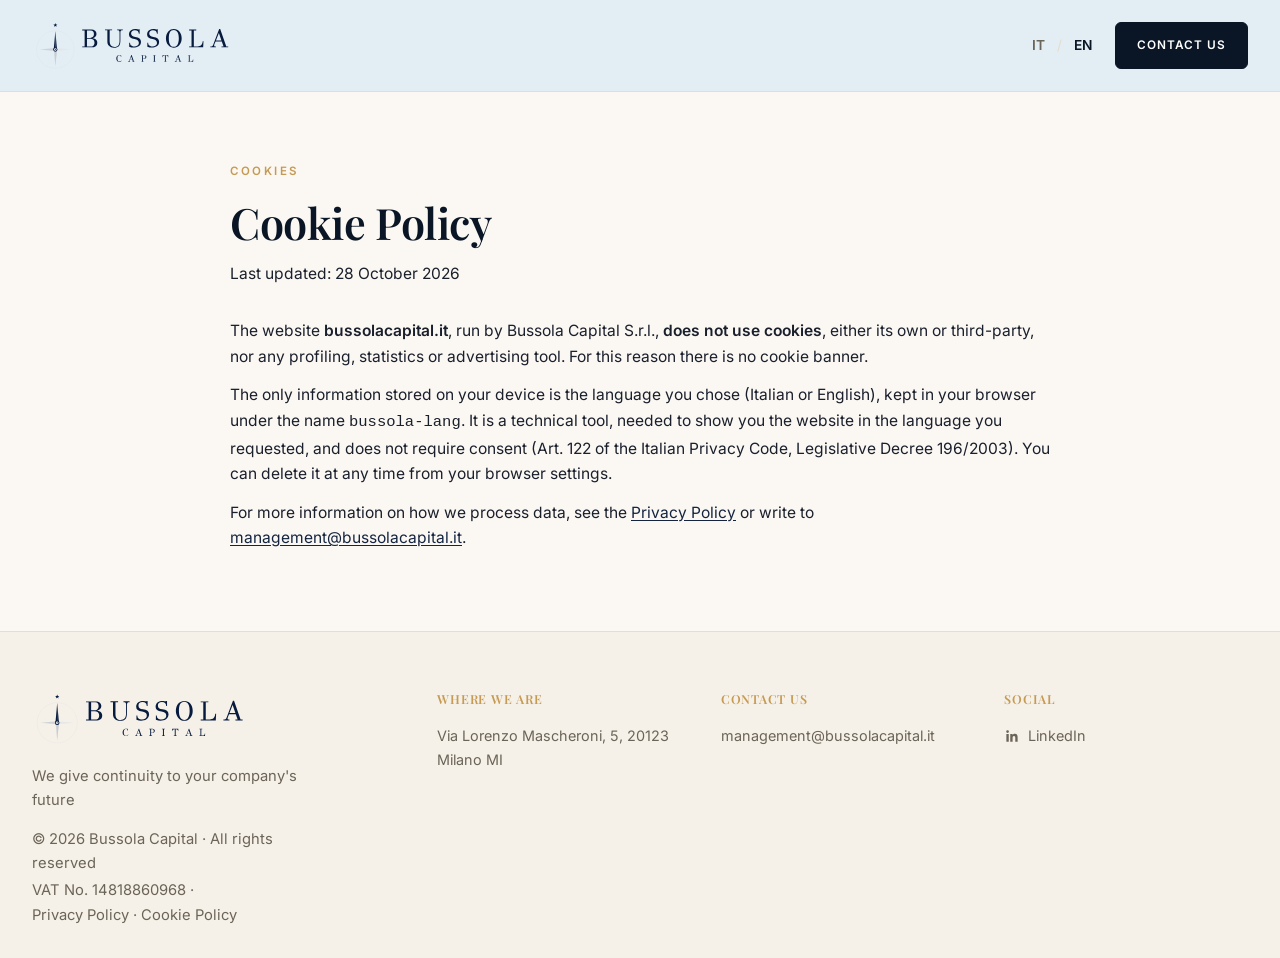
<file: cookie-policy-en.html>
<!DOCTYPE html>
<html lang="en">
<head>
<meta charset="UTF-8">
<meta name="viewport" content="width=device-width, initial-scale=1.0">
<title>Cookie Policy | Bussola Capital</title>
<meta name="description" content="Bussola Capital cookie policy.">
<link rel="icon" href="/favicon.ico" sizes="any">
<link rel="icon" type="image/png" sizes="32x32" href="/favicon-32.png">
<link rel="icon" type="image/png" sizes="192x192" href="/favicon-192.png">
<link rel="apple-touch-icon" sizes="180x180" href="/favicon-180.png">
<link rel="stylesheet" href="assets/fonts/fonts.css">
<link rel="stylesheet" href="assets/legal.css">
</head>
<body>

<header class="site-header">
  <div class="container">
    <a href="./" class="brand" aria-label="Bussola Capital — home"><img class="brand-logo" src="assets/bussola-logo.svg" alt="Bussola Capital"></a>
    <div class="header-actions">
      <div class="lang-switch">
        <a href="cookie-policy.html" data-lang="it">IT</a>
        <span class="divider">/</span>
        <a href="cookie-policy-en.html" data-lang="en" class="active">EN</a>
      </div>
      <a href="./#contattaci" class="btn btn-primary header-cta">Contact Us</a>
    </div>
  </div>
</header>

<main class="legal">
  <div class="container">
    <article class="legal-body">
      <span class="eyebrow">Cookies</span>
      <h1>Cookie Policy</h1>
      <p class="legal-updated">Last updated: 28 October 2026</p>

      <p style="margin-top:2rem">The website <strong>bussolacapital.it</strong>, run by Bussola Capital S.r.l., <strong>does not use cookies</strong>, either its own or third-party, nor any profiling, statistics or advertising tool. For this reason there is no cookie banner.</p>
      <p>The only information stored on your device is the language you chose (Italian or English), kept in your browser under the name <code>bussola-lang</code>. It is a technical tool, needed to show you the website in the language you requested, and does not require consent (Art. 122 of the Italian Privacy Code, Legislative Decree 196/2003). You can delete it at any time from your browser settings.</p>
      <p>For more information on how we process data, see the <a href="privacy-policy-en.html">Privacy Policy</a> or write to <a href="mailto:management@bussolacapital.it">management@bussolacapital.it</a>.</p>
    </article>
  </div>
</main>

<footer class="site-footer">
  <div class="container">
    <div class="footer-row">
      <div class="footer-brand">
        <img class="footer-logo" src="assets/bussola-logo.svg" alt="Bussola Capital">
        <p>We give continuity to your company's future</p>
        <p class="footer-legal">&copy; 2026 Bussola Capital &middot; All rights reserved</p>
        <p class="footer-legal">VAT No. 14818860968 &middot; <span class="footer-legal-links"><a href="privacy-policy-en.html">Privacy Policy</a> &middot; <a href="cookie-policy-en.html">Cookie Policy</a></span></p>
      </div>
      <div class="footer-col">
        <h4>Where We Are</h4>
        <p>Via Lorenzo Mascheroni, 5, 20123 Milano MI</p>
      </div>
      <div class="footer-col">
        <h4>Contact Us</h4>
        <a href="mailto:management@bussolacapital.it">management@bussolacapital.it</a>
      </div>
      <div class="footer-col">
        <h4>Social</h4>
        <a class="social-link" href="https://www.linkedin.com/company/bussola-capital/" target="_blank" rel="noopener">
          <svg viewBox="0 0 24 24" width="16" height="16" fill="currentColor" aria-hidden="true"><path d="M20.45 20.45h-3.55v-5.57c0-1.33-.02-3.03-1.85-3.03-1.85 0-2.14 1.45-2.14 2.94v5.66H9.36V9h3.41v1.56h.05c.47-.9 1.63-1.85 3.36-1.85 3.6 0 4.27 2.37 4.27 5.45v6.29zM5.34 7.43a2.06 2.06 0 1 1 0-4.12 2.06 2.06 0 0 1 0 4.12zM7.12 20.45H3.56V9h3.56v11.45z"/></svg>
          LinkedIn
        </a>
      </div>
    </div>
  </div>
</footer>

<script>
// keep the home page language in sync with the language chosen here
document.querySelectorAll(".lang-switch a").forEach(function(a){
  a.addEventListener("click", function(){ try{ localStorage.setItem("bussola-lang", a.getAttribute("data-lang")); }catch(e){} });
});
try{ localStorage.setItem("bussola-lang", "en"); }catch(e){}
</script>
</body>
</html>
</file>
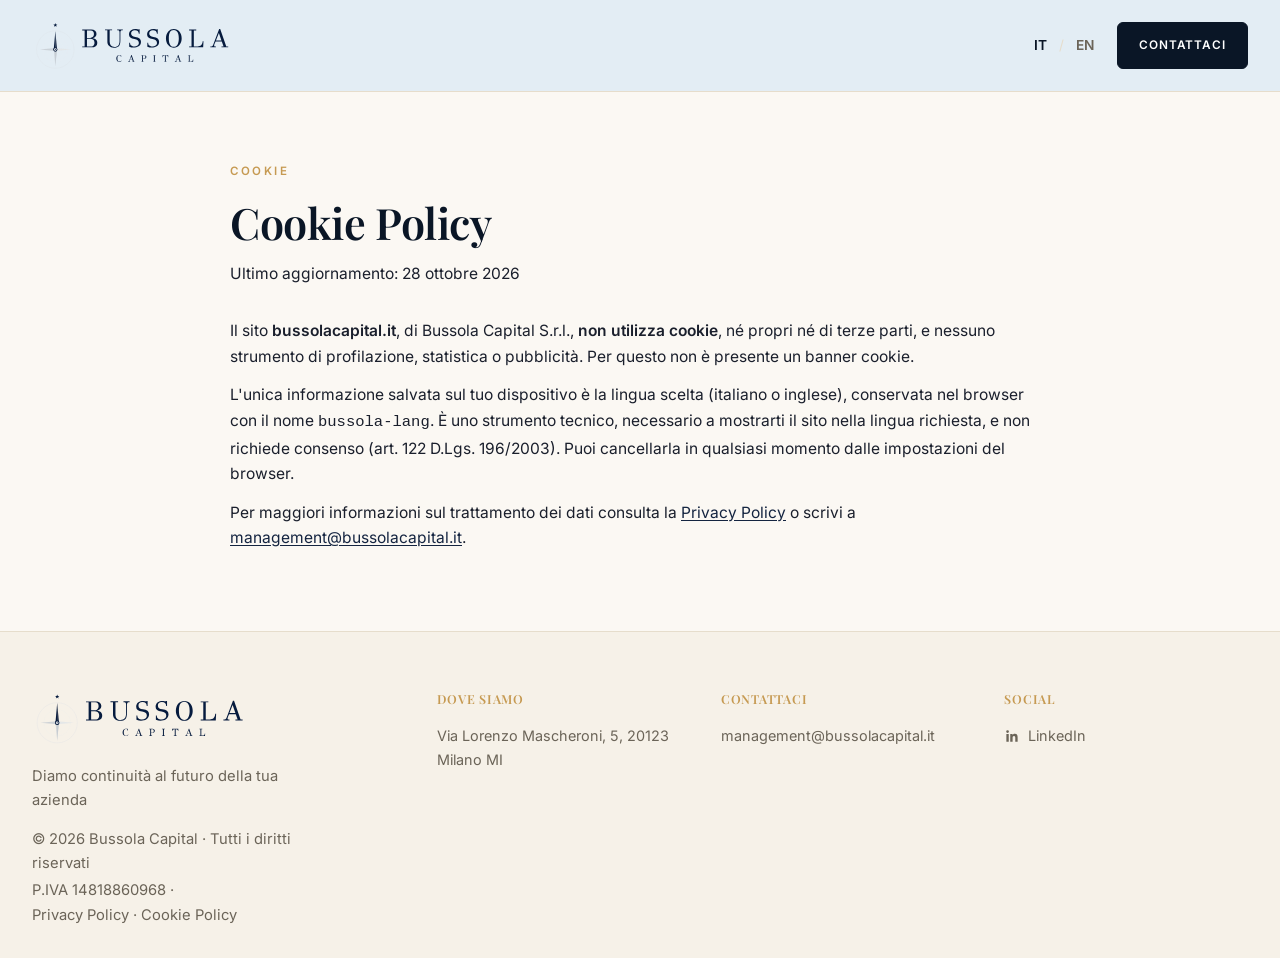
<file: cookie-policy.html>
<!DOCTYPE html>
<html lang="it">
<head>
<meta charset="UTF-8">
<meta name="viewport" content="width=device-width, initial-scale=1.0">
<title>Cookie Policy | Bussola Capital</title>
<meta name="description" content="Informativa sui cookie di Bussola Capital.">
<link rel="icon" href="/favicon.ico" sizes="any">
<link rel="icon" type="image/png" sizes="32x32" href="/favicon-32.png">
<link rel="icon" type="image/png" sizes="192x192" href="/favicon-192.png">
<link rel="apple-touch-icon" sizes="180x180" href="/favicon-180.png">
<link rel="stylesheet" href="assets/fonts/fonts.css">
<link rel="stylesheet" href="assets/legal.css">
</head>
<body>

<header class="site-header">
  <div class="container">
    <a href="./" class="brand" aria-label="Bussola Capital — home"><img class="brand-logo" src="assets/bussola-logo.svg" alt="Bussola Capital"></a>
    <div class="header-actions">
      <div class="lang-switch">
        <a href="cookie-policy.html" data-lang="it" class="active">IT</a>
        <span class="divider">/</span>
        <a href="cookie-policy-en.html" data-lang="en">EN</a>
      </div>
      <a href="./#contattaci" class="btn btn-primary header-cta">Contattaci</a>
    </div>
  </div>
</header>

<main class="legal">
  <div class="container">
    <article class="legal-body">
      <span class="eyebrow">Cookie</span>
      <h1>Cookie Policy</h1>
      <p class="legal-updated">Ultimo aggiornamento: 28 ottobre 2026</p>

      <p style="margin-top:2rem">Il sito <strong>bussolacapital.it</strong>, di Bussola Capital S.r.l., <strong>non utilizza cookie</strong>, né propri né di terze parti, e nessuno strumento di profilazione, statistica o pubblicità. Per questo non è presente un banner cookie.</p>
      <p>L'unica informazione salvata sul tuo dispositivo è la lingua scelta (italiano o inglese), conservata nel browser con il nome <code>bussola-lang</code>. È uno strumento tecnico, necessario a mostrarti il sito nella lingua richiesta, e non richiede consenso (art. 122 D.Lgs. 196/2003). Puoi cancellarla in qualsiasi momento dalle impostazioni del browser.</p>
      <p>Per maggiori informazioni sul trattamento dei dati consulta la <a href="privacy-policy.html">Privacy Policy</a> o scrivi a <a href="mailto:management@bussolacapital.it">management@bussolacapital.it</a>.</p>
    </article>
  </div>
</main>

<footer class="site-footer">
  <div class="container">
    <div class="footer-row">
      <div class="footer-brand">
        <img class="footer-logo" src="assets/bussola-logo.svg" alt="Bussola Capital">
        <p>Diamo continuità al futuro della tua azienda</p>
        <p class="footer-legal">&copy; 2026 Bussola Capital &middot; Tutti i diritti riservati</p>
        <p class="footer-legal">P.IVA 14818860968 &middot; <span class="footer-legal-links"><a href="privacy-policy.html">Privacy Policy</a> &middot; <a href="cookie-policy.html">Cookie Policy</a></span></p>
      </div>
      <div class="footer-col">
        <h4>Dove siamo</h4>
        <p>Via Lorenzo Mascheroni, 5, 20123 Milano MI</p>
      </div>
      <div class="footer-col">
        <h4>Contattaci</h4>
        <a href="mailto:management@bussolacapital.it">management@bussolacapital.it</a>
      </div>
      <div class="footer-col">
        <h4>Social</h4>
        <a class="social-link" href="https://www.linkedin.com/company/bussola-capital/" target="_blank" rel="noopener">
          <svg viewBox="0 0 24 24" width="16" height="16" fill="currentColor" aria-hidden="true"><path d="M20.45 20.45h-3.55v-5.57c0-1.33-.02-3.03-1.85-3.03-1.85 0-2.14 1.45-2.14 2.94v5.66H9.36V9h3.41v1.56h.05c.47-.9 1.63-1.85 3.36-1.85 3.6 0 4.27 2.37 4.27 5.45v6.29zM5.34 7.43a2.06 2.06 0 1 1 0-4.12 2.06 2.06 0 0 1 0 4.12zM7.12 20.45H3.56V9h3.56v11.45z"/></svg>
          LinkedIn
        </a>
      </div>
    </div>
  </div>
</footer>

<script>
// keep the home page language in sync with the language chosen here
document.querySelectorAll(".lang-switch a").forEach(function(a){
  a.addEventListener("click", function(){ try{ localStorage.setItem("bussola-lang", a.getAttribute("data-lang")); }catch(e){} });
});
try{ localStorage.setItem("bussola-lang", "it"); }catch(e){}
</script>
</body>
</html>
</file>
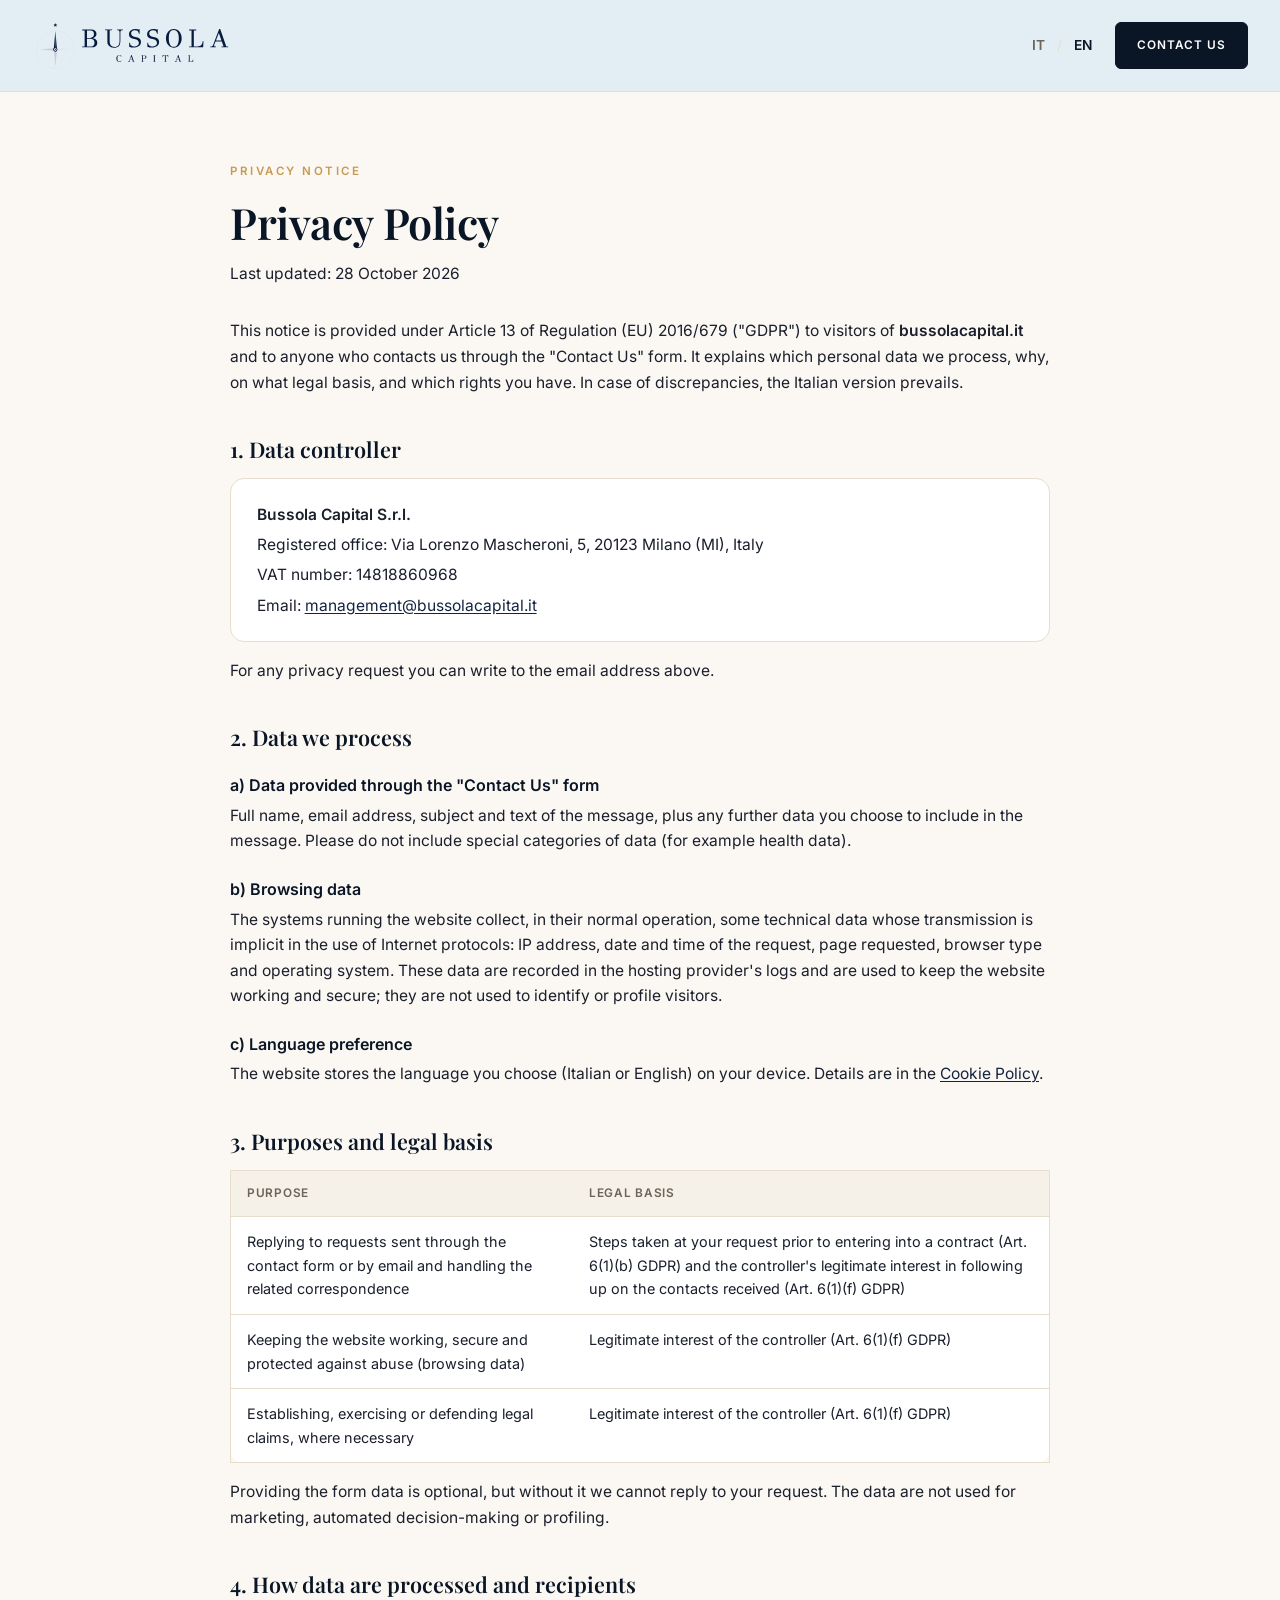
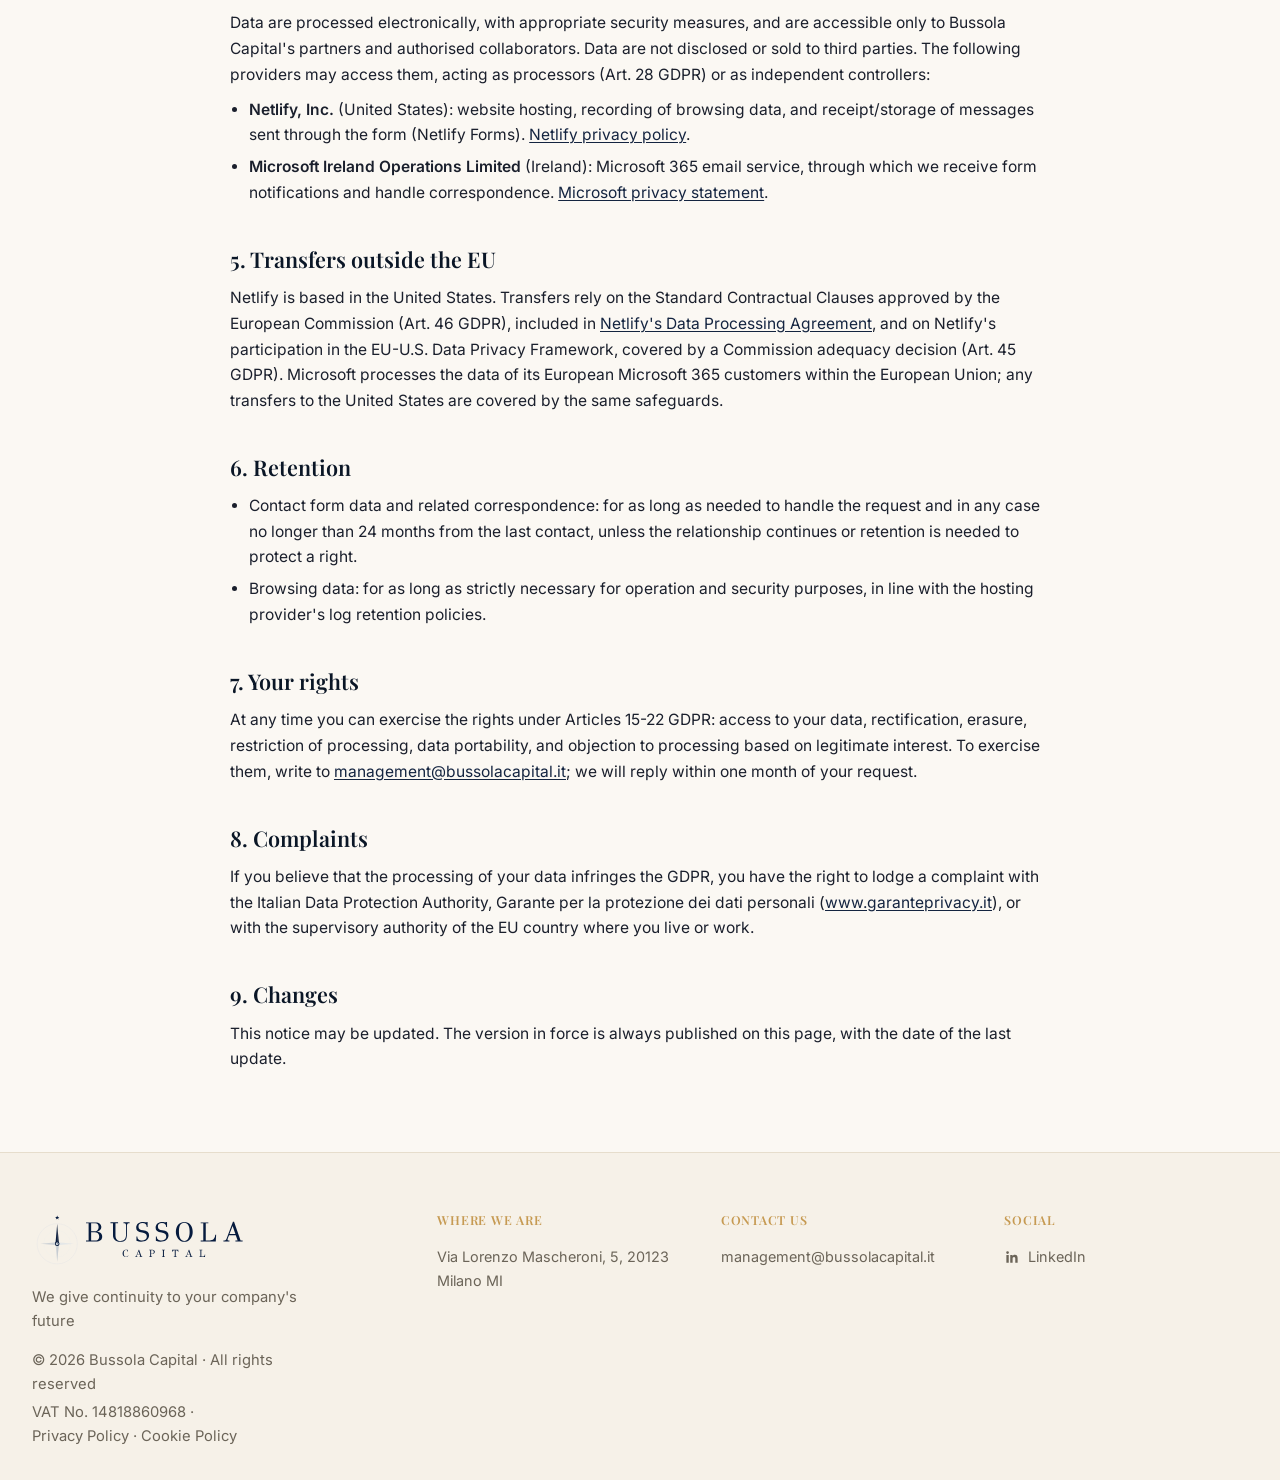
<file: privacy-policy-en.html>
<!DOCTYPE html>
<html lang="en">
<head>
<meta charset="UTF-8">
<meta name="viewport" content="width=device-width, initial-scale=1.0">
<title>Privacy Policy | Bussola Capital</title>
<meta name="description" content="Bussola Capital privacy notice.">
<link rel="icon" href="/favicon.ico" sizes="any">
<link rel="icon" type="image/png" sizes="32x32" href="/favicon-32.png">
<link rel="icon" type="image/png" sizes="192x192" href="/favicon-192.png">
<link rel="apple-touch-icon" sizes="180x180" href="/favicon-180.png">
<link rel="stylesheet" href="assets/fonts/fonts.css">
<link rel="stylesheet" href="assets/legal.css">
</head>
<body>

<header class="site-header">
  <div class="container">
    <a href="./" class="brand" aria-label="Bussola Capital — home"><img class="brand-logo" src="assets/bussola-logo.svg" alt="Bussola Capital"></a>
    <div class="header-actions">
      <div class="lang-switch">
        <a href="privacy-policy.html" data-lang="it">IT</a>
        <span class="divider">/</span>
        <a href="privacy-policy-en.html" data-lang="en" class="active">EN</a>
      </div>
      <a href="./#contattaci" class="btn btn-primary header-cta">Contact Us</a>
    </div>
  </div>
</header>

<main class="legal">
  <div class="container">
    <article class="legal-body">
      <span class="eyebrow">Privacy Notice</span>
      <h1>Privacy Policy</h1>
      <p class="legal-updated">Last updated: 28 October 2026</p>

      <p style="margin-top:2rem">This notice is provided under Article 13 of Regulation (EU) 2016/679 ("GDPR") to visitors of <strong>bussolacapital.it</strong> and to anyone who contacts us through the "Contact Us" form. It explains which personal data we process, why, on what legal basis, and which rights you have. In case of discrepancies, the Italian version prevails.</p>

      <h2>1. Data controller</h2>
      <div class="legal-card">
        <p><strong>Bussola Capital S.r.l.</strong></p>
        <p>Registered office: Via Lorenzo Mascheroni, 5, 20123 Milano (MI), Italy</p>
        <p>VAT number: 14818860968</p>
        <p>Email: <a href="mailto:management@bussolacapital.it">management@bussolacapital.it</a></p>
      </div>
      <p style="margin-top:1rem">For any privacy request you can write to the email address above.</p>

      <h2>2. Data we process</h2>
      <h3>a) Data provided through the "Contact Us" form</h3>
      <p>Full name, email address, subject and text of the message, plus any further data you choose to include in the message. Please do not include special categories of data (for example health data).</p>
      <h3>b) Browsing data</h3>
      <p>The systems running the website collect, in their normal operation, some technical data whose transmission is implicit in the use of Internet protocols: IP address, date and time of the request, page requested, browser type and operating system. These data are recorded in the hosting provider's logs and are used to keep the website working and secure; they are not used to identify or profile visitors.</p>
      <h3>c) Language preference</h3>
      <p>The website stores the language you choose (Italian or English) on your device. Details are in the <a href="cookie-policy-en.html">Cookie Policy</a>.</p>

      <h2>3. Purposes and legal basis</h2>
      <div class="legal-table-wrap">
        <table class="legal-table">
          <thead><tr><th>Purpose</th><th>Legal basis</th></tr></thead>
          <tbody>
            <tr><td>Replying to requests sent through the contact form or by email and handling the related correspondence</td><td>Steps taken at your request prior to entering into a contract (Art. 6(1)(b) GDPR) and the controller's legitimate interest in following up on the contacts received (Art. 6(1)(f) GDPR)</td></tr>
            <tr><td>Keeping the website working, secure and protected against abuse (browsing data)</td><td>Legitimate interest of the controller (Art. 6(1)(f) GDPR)</td></tr>
            <tr><td>Establishing, exercising or defending legal claims, where necessary</td><td>Legitimate interest of the controller (Art. 6(1)(f) GDPR)</td></tr>
          </tbody>
        </table>
      </div>
      <p style="margin-top:1rem">Providing the form data is optional, but without it we cannot reply to your request. The data are not used for marketing, automated decision-making or profiling.</p>

      <h2>4. How data are processed and recipients</h2>
      <p>Data are processed electronically, with appropriate security measures, and are accessible only to Bussola Capital's partners and authorised collaborators. Data are not disclosed or sold to third parties. The following providers may access them, acting as processors (Art. 28 GDPR) or as independent controllers:</p>
      <ul>
        <li><strong>Netlify, Inc.</strong> (United States): website hosting, recording of browsing data, and receipt/storage of messages sent through the form (Netlify Forms). <a href="https://www.netlify.com/privacy/" target="_blank" rel="noopener">Netlify privacy policy</a>.</li>
        <li><strong>Microsoft Ireland Operations Limited</strong> (Ireland): Microsoft 365 email service, through which we receive form notifications and handle correspondence. <a href="https://privacy.microsoft.com/en-gb/privacystatement" target="_blank" rel="noopener">Microsoft privacy statement</a>.</li>
      </ul>

      <h2>5. Transfers outside the EU</h2>
      <p>Netlify is based in the United States. Transfers rely on the Standard Contractual Clauses approved by the European Commission (Art. 46 GDPR), included in <a href="https://www.netlify.com/pdf/netlify-dpa.pdf" target="_blank" rel="noopener">Netlify's Data Processing Agreement</a>, and on Netlify's participation in the EU-U.S. Data Privacy Framework, covered by a Commission adequacy decision (Art. 45 GDPR). Microsoft processes the data of its European Microsoft 365 customers within the European Union; any transfers to the United States are covered by the same safeguards.</p>

      <h2>6. Retention</h2>
      <ul>
        <li>Contact form data and related correspondence: for as long as needed to handle the request and in any case no longer than 24 months from the last contact, unless the relationship continues or retention is needed to protect a right.</li>
        <li>Browsing data: for as long as strictly necessary for operation and security purposes, in line with the hosting provider's log retention policies.</li>
      </ul>

      <h2>7. Your rights</h2>
      <p>At any time you can exercise the rights under Articles 15-22 GDPR: access to your data, rectification, erasure, restriction of processing, data portability, and objection to processing based on legitimate interest. To exercise them, write to <a href="mailto:management@bussolacapital.it">management@bussolacapital.it</a>; we will reply within one month of your request.</p>

      <h2>8. Complaints</h2>
      <p>If you believe that the processing of your data infringes the GDPR, you have the right to lodge a complaint with the Italian Data Protection Authority, Garante per la protezione dei dati personali (<a href="https://www.garanteprivacy.it" target="_blank" rel="noopener">www.garanteprivacy.it</a>), or with the supervisory authority of the EU country where you live or work.</p>

      <h2>9. Changes</h2>
      <p>This notice may be updated. The version in force is always published on this page, with the date of the last update.</p>
    </article>
  </div>
</main>

<footer class="site-footer">
  <div class="container">
    <div class="footer-row">
      <div class="footer-brand">
        <img class="footer-logo" src="assets/bussola-logo.svg" alt="Bussola Capital">
        <p>We give continuity to your company's future</p>
        <p class="footer-legal">&copy; 2026 Bussola Capital &middot; All rights reserved</p>
        <p class="footer-legal">VAT No. 14818860968 &middot; <span class="footer-legal-links"><a href="privacy-policy-en.html">Privacy Policy</a> &middot; <a href="cookie-policy-en.html">Cookie Policy</a></span></p>
      </div>
      <div class="footer-col">
        <h4>Where We Are</h4>
        <p>Via Lorenzo Mascheroni, 5, 20123 Milano MI</p>
      </div>
      <div class="footer-col">
        <h4>Contact Us</h4>
        <a href="mailto:management@bussolacapital.it">management@bussolacapital.it</a>
      </div>
      <div class="footer-col">
        <h4>Social</h4>
        <a class="social-link" href="https://www.linkedin.com/company/bussola-capital/" target="_blank" rel="noopener">
          <svg viewBox="0 0 24 24" width="16" height="16" fill="currentColor" aria-hidden="true"><path d="M20.45 20.45h-3.55v-5.57c0-1.33-.02-3.03-1.85-3.03-1.85 0-2.14 1.45-2.14 2.94v5.66H9.36V9h3.41v1.56h.05c.47-.9 1.63-1.85 3.36-1.85 3.6 0 4.27 2.37 4.27 5.45v6.29zM5.34 7.43a2.06 2.06 0 1 1 0-4.12 2.06 2.06 0 0 1 0 4.12zM7.12 20.45H3.56V9h3.56v11.45z"/></svg>
          LinkedIn
        </a>
      </div>
    </div>
  </div>
</footer>

<script>
// keep the home page language in sync with the language chosen here
document.querySelectorAll(".lang-switch a").forEach(function(a){
  a.addEventListener("click", function(){ try{ localStorage.setItem("bussola-lang", a.getAttribute("data-lang")); }catch(e){} });
});
try{ localStorage.setItem("bussola-lang", "en"); }catch(e){}
</script>
</body>
</html>
</file>
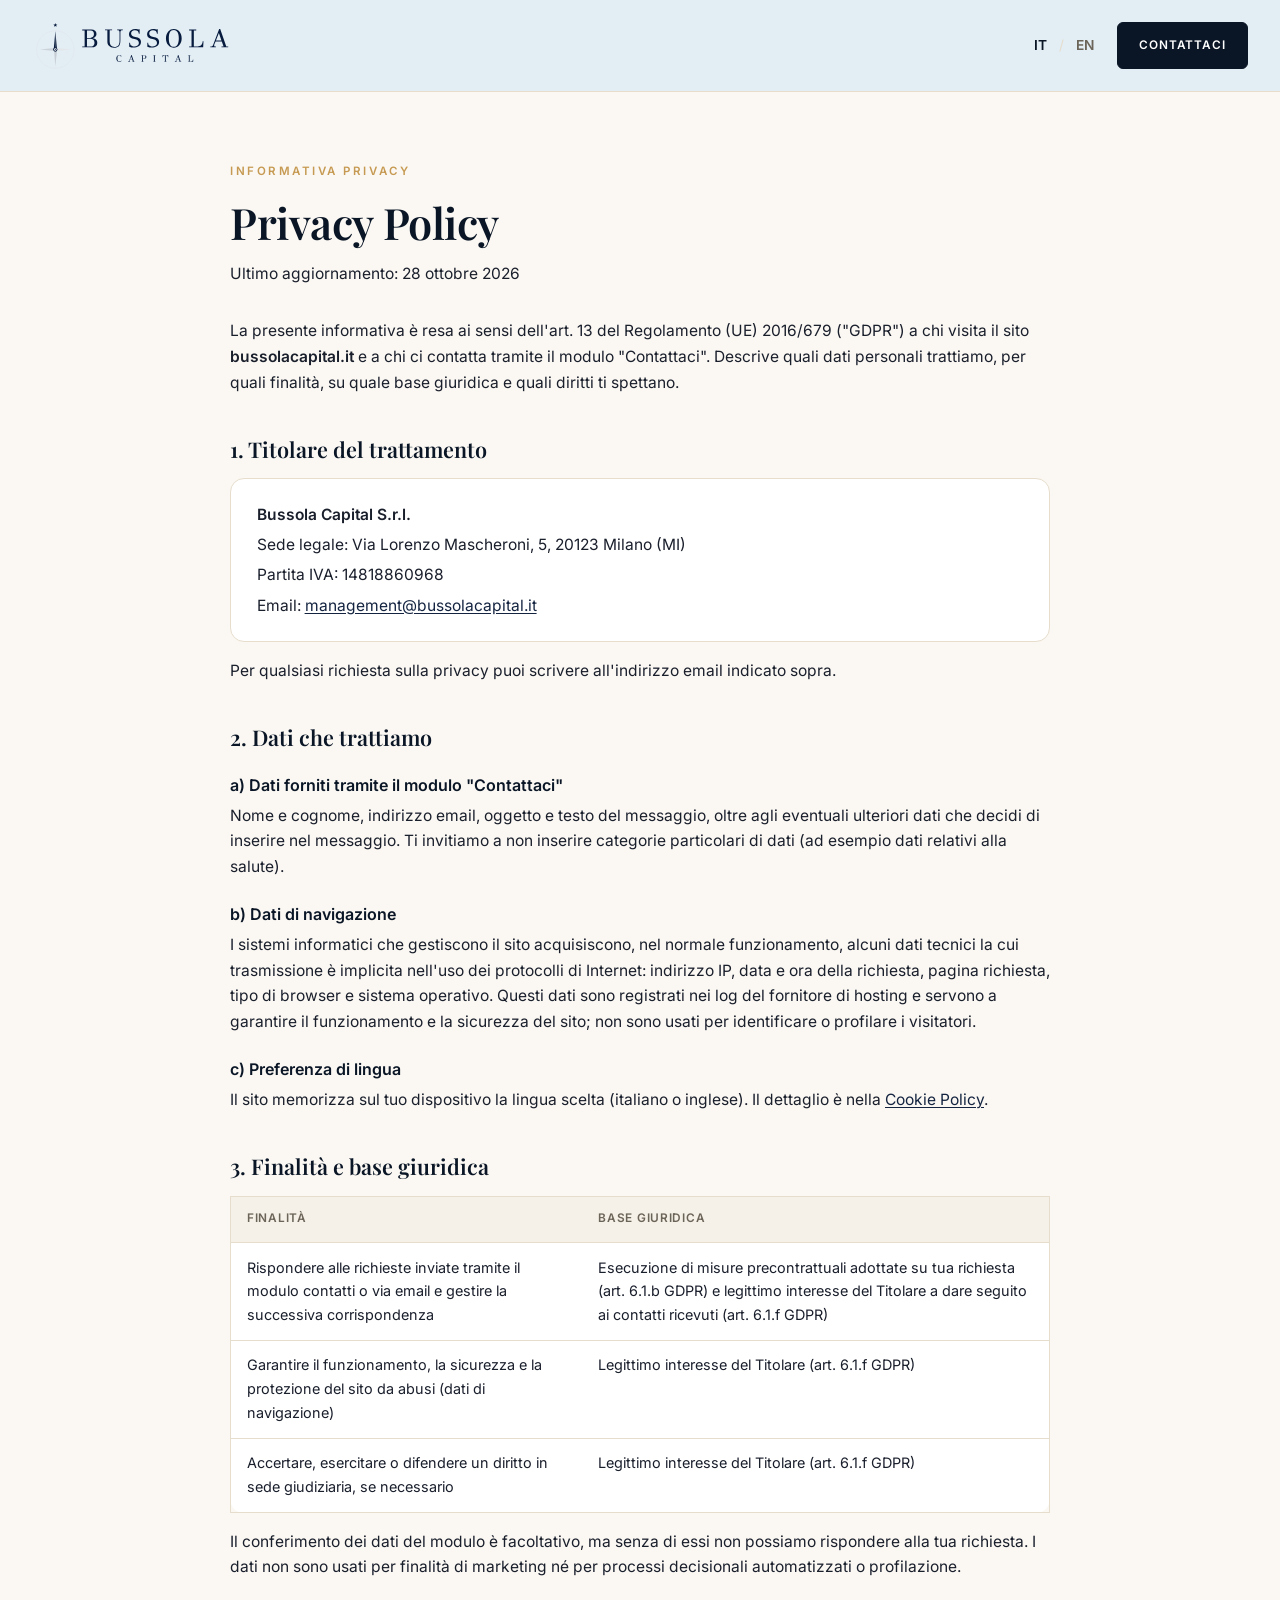
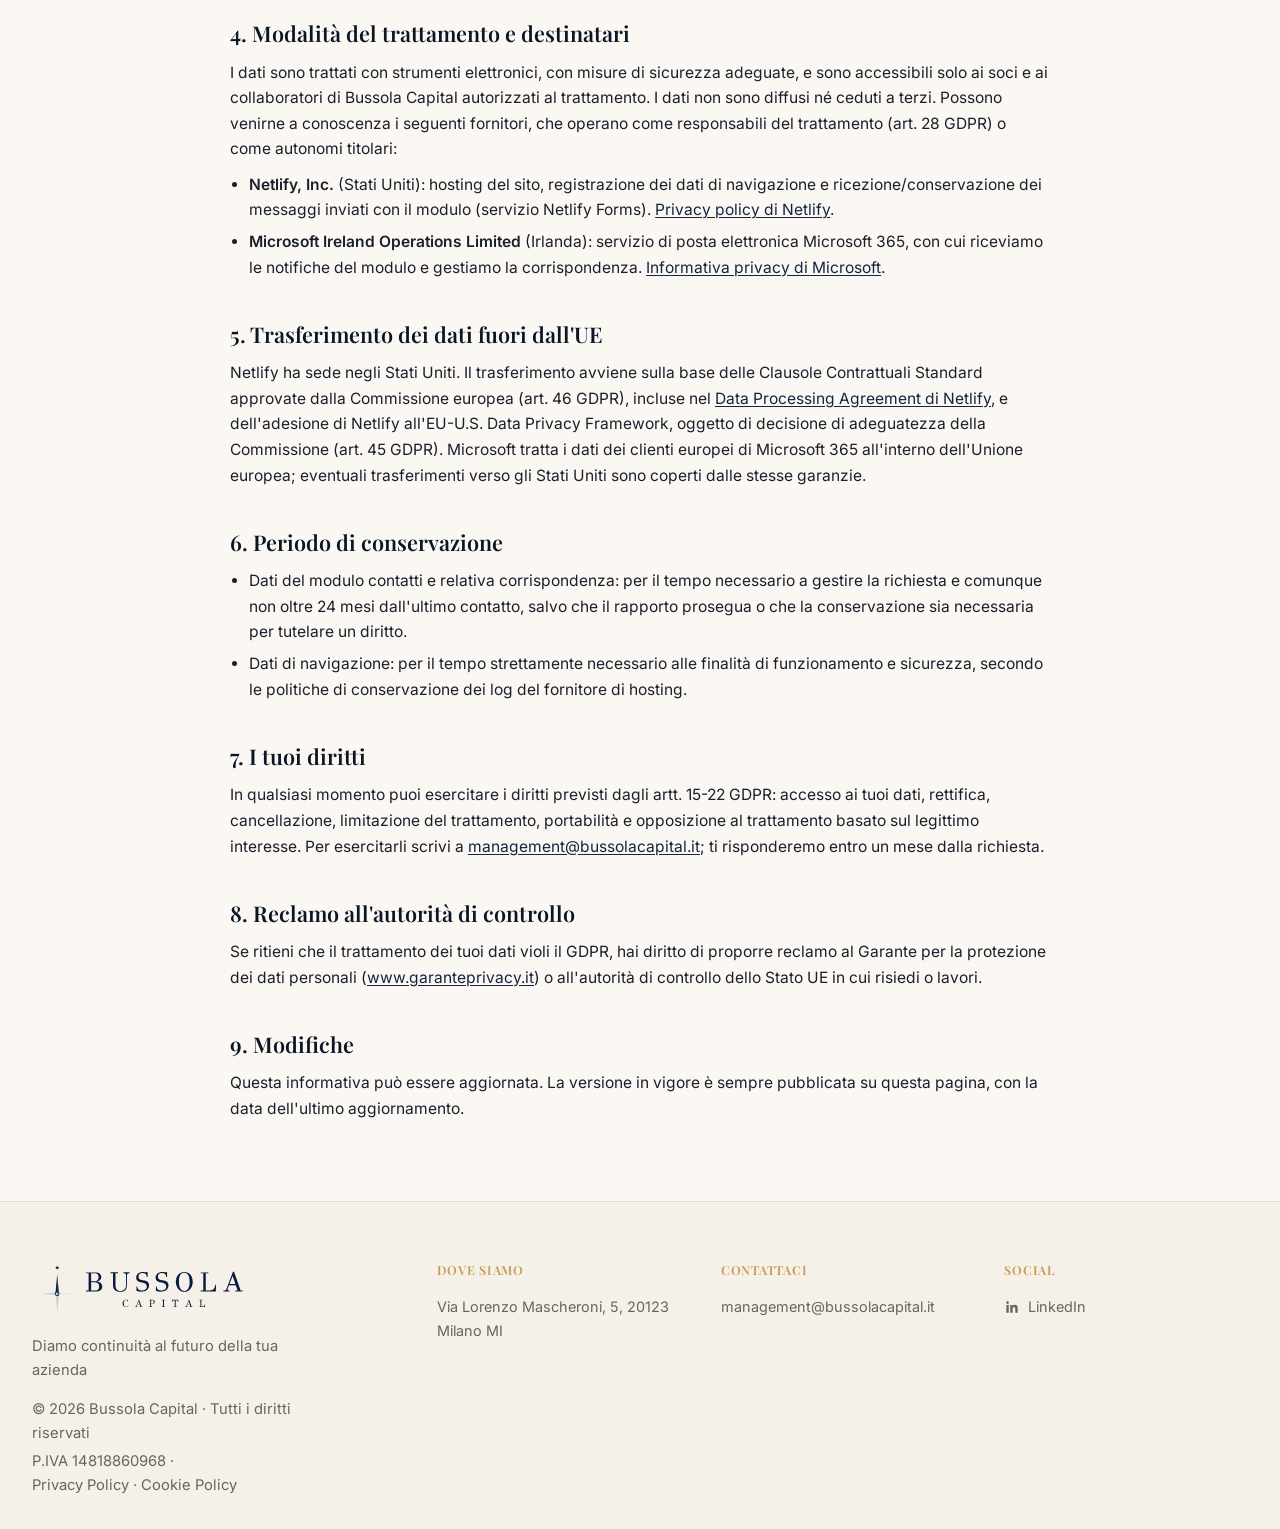
<file: privacy-policy.html>
<!DOCTYPE html>
<html lang="it">
<head>
<meta charset="UTF-8">
<meta name="viewport" content="width=device-width, initial-scale=1.0">
<title>Privacy Policy | Bussola Capital</title>
<meta name="description" content="Informativa sul trattamento dei dati personali di Bussola Capital.">
<link rel="icon" href="/favicon.ico" sizes="any">
<link rel="icon" type="image/png" sizes="32x32" href="/favicon-32.png">
<link rel="icon" type="image/png" sizes="192x192" href="/favicon-192.png">
<link rel="apple-touch-icon" sizes="180x180" href="/favicon-180.png">
<link rel="stylesheet" href="assets/fonts/fonts.css">
<link rel="stylesheet" href="assets/legal.css">
</head>
<body>

<header class="site-header">
  <div class="container">
    <a href="./" class="brand" aria-label="Bussola Capital — home"><img class="brand-logo" src="assets/bussola-logo.svg" alt="Bussola Capital"></a>
    <div class="header-actions">
      <div class="lang-switch">
        <a href="privacy-policy.html" data-lang="it" class="active">IT</a>
        <span class="divider">/</span>
        <a href="privacy-policy-en.html" data-lang="en">EN</a>
      </div>
      <a href="./#contattaci" class="btn btn-primary header-cta">Contattaci</a>
    </div>
  </div>
</header>

<main class="legal">
  <div class="container">
    <article class="legal-body">
      <span class="eyebrow">Informativa privacy</span>
      <h1>Privacy Policy</h1>
      <p class="legal-updated">Ultimo aggiornamento: 28 ottobre 2026</p>

      <p style="margin-top:2rem">La presente informativa è resa ai sensi dell'art. 13 del Regolamento (UE) 2016/679 ("GDPR") a chi visita il sito <strong>bussolacapital.it</strong> e a chi ci contatta tramite il modulo "Contattaci". Descrive quali dati personali trattiamo, per quali finalità, su quale base giuridica e quali diritti ti spettano.</p>

      <h2>1. Titolare del trattamento</h2>
      <div class="legal-card">
        <p><strong>Bussola Capital S.r.l.</strong></p>
        <p>Sede legale: Via Lorenzo Mascheroni, 5, 20123 Milano (MI)</p>
        <p>Partita IVA: 14818860968</p>
        <p>Email: <a href="mailto:management@bussolacapital.it">management@bussolacapital.it</a></p>
      </div>
      <p style="margin-top:1rem">Per qualsiasi richiesta sulla privacy puoi scrivere all'indirizzo email indicato sopra.</p>

      <h2>2. Dati che trattiamo</h2>
      <h3>a) Dati forniti tramite il modulo "Contattaci"</h3>
      <p>Nome e cognome, indirizzo email, oggetto e testo del messaggio, oltre agli eventuali ulteriori dati che decidi di inserire nel messaggio. Ti invitiamo a non inserire categorie particolari di dati (ad esempio dati relativi alla salute).</p>
      <h3>b) Dati di navigazione</h3>
      <p>I sistemi informatici che gestiscono il sito acquisiscono, nel normale funzionamento, alcuni dati tecnici la cui trasmissione è implicita nell'uso dei protocolli di Internet: indirizzo IP, data e ora della richiesta, pagina richiesta, tipo di browser e sistema operativo. Questi dati sono registrati nei log del fornitore di hosting e servono a garantire il funzionamento e la sicurezza del sito; non sono usati per identificare o profilare i visitatori.</p>
      <h3>c) Preferenza di lingua</h3>
      <p>Il sito memorizza sul tuo dispositivo la lingua scelta (italiano o inglese). Il dettaglio è nella <a href="cookie-policy.html">Cookie Policy</a>.</p>

      <h2>3. Finalità e base giuridica</h2>
      <div class="legal-table-wrap">
        <table class="legal-table">
          <thead><tr><th>Finalità</th><th>Base giuridica</th></tr></thead>
          <tbody>
            <tr><td>Rispondere alle richieste inviate tramite il modulo contatti o via email e gestire la successiva corrispondenza</td><td>Esecuzione di misure precontrattuali adottate su tua richiesta (art. 6.1.b GDPR) e legittimo interesse del Titolare a dare seguito ai contatti ricevuti (art. 6.1.f GDPR)</td></tr>
            <tr><td>Garantire il funzionamento, la sicurezza e la protezione del sito da abusi (dati di navigazione)</td><td>Legittimo interesse del Titolare (art. 6.1.f GDPR)</td></tr>
            <tr><td>Accertare, esercitare o difendere un diritto in sede giudiziaria, se necessario</td><td>Legittimo interesse del Titolare (art. 6.1.f GDPR)</td></tr>
          </tbody>
        </table>
      </div>
      <p style="margin-top:1rem">Il conferimento dei dati del modulo è facoltativo, ma senza di essi non possiamo rispondere alla tua richiesta. I dati non sono usati per finalità di marketing né per processi decisionali automatizzati o profilazione.</p>

      <h2>4. Modalità del trattamento e destinatari</h2>
      <p>I dati sono trattati con strumenti elettronici, con misure di sicurezza adeguate, e sono accessibili solo ai soci e ai collaboratori di Bussola Capital autorizzati al trattamento. I dati non sono diffusi né ceduti a terzi. Possono venirne a conoscenza i seguenti fornitori, che operano come responsabili del trattamento (art. 28 GDPR) o come autonomi titolari:</p>
      <ul>
        <li><strong>Netlify, Inc.</strong> (Stati Uniti): hosting del sito, registrazione dei dati di navigazione e ricezione/conservazione dei messaggi inviati con il modulo (servizio Netlify Forms). <a href="https://www.netlify.com/privacy/" target="_blank" rel="noopener">Privacy policy di Netlify</a>.</li>
        <li><strong>Microsoft Ireland Operations Limited</strong> (Irlanda): servizio di posta elettronica Microsoft 365, con cui riceviamo le notifiche del modulo e gestiamo la corrispondenza. <a href="https://privacy.microsoft.com/it-it/privacystatement" target="_blank" rel="noopener">Informativa privacy di Microsoft</a>.</li>
      </ul>

      <h2>5. Trasferimento dei dati fuori dall'UE</h2>
      <p>Netlify ha sede negli Stati Uniti. Il trasferimento avviene sulla base delle Clausole Contrattuali Standard approvate dalla Commissione europea (art. 46 GDPR), incluse nel <a href="https://www.netlify.com/pdf/netlify-dpa.pdf" target="_blank" rel="noopener">Data Processing Agreement di Netlify</a>, e dell'adesione di Netlify all'EU-U.S. Data Privacy Framework, oggetto di decisione di adeguatezza della Commissione (art. 45 GDPR). Microsoft tratta i dati dei clienti europei di Microsoft 365 all'interno dell'Unione europea; eventuali trasferimenti verso gli Stati Uniti sono coperti dalle stesse garanzie.</p>

      <h2>6. Periodo di conservazione</h2>
      <ul>
        <li>Dati del modulo contatti e relativa corrispondenza: per il tempo necessario a gestire la richiesta e comunque non oltre 24 mesi dall'ultimo contatto, salvo che il rapporto prosegua o che la conservazione sia necessaria per tutelare un diritto.</li>
        <li>Dati di navigazione: per il tempo strettamente necessario alle finalità di funzionamento e sicurezza, secondo le politiche di conservazione dei log del fornitore di hosting.</li>
      </ul>

      <h2>7. I tuoi diritti</h2>
      <p>In qualsiasi momento puoi esercitare i diritti previsti dagli artt. 15-22 GDPR: accesso ai tuoi dati, rettifica, cancellazione, limitazione del trattamento, portabilità e opposizione al trattamento basato sul legittimo interesse. Per esercitarli scrivi a <a href="mailto:management@bussolacapital.it">management@bussolacapital.it</a>; ti risponderemo entro un mese dalla richiesta.</p>

      <h2>8. Reclamo all'autorità di controllo</h2>
      <p>Se ritieni che il trattamento dei tuoi dati violi il GDPR, hai diritto di proporre reclamo al Garante per la protezione dei dati personali (<a href="https://www.garanteprivacy.it" target="_blank" rel="noopener">www.garanteprivacy.it</a>) o all'autorità di controllo dello Stato UE in cui risiedi o lavori.</p>

      <h2>9. Modifiche</h2>
      <p>Questa informativa può essere aggiornata. La versione in vigore è sempre pubblicata su questa pagina, con la data dell'ultimo aggiornamento.</p>
    </article>
  </div>
</main>

<footer class="site-footer">
  <div class="container">
    <div class="footer-row">
      <div class="footer-brand">
        <img class="footer-logo" src="assets/bussola-logo.svg" alt="Bussola Capital">
        <p>Diamo continuità al futuro della tua azienda</p>
        <p class="footer-legal">&copy; 2026 Bussola Capital &middot; Tutti i diritti riservati</p>
        <p class="footer-legal">P.IVA 14818860968 &middot; <span class="footer-legal-links"><a href="privacy-policy.html">Privacy Policy</a> &middot; <a href="cookie-policy.html">Cookie Policy</a></span></p>
      </div>
      <div class="footer-col">
        <h4>Dove siamo</h4>
        <p>Via Lorenzo Mascheroni, 5, 20123 Milano MI</p>
      </div>
      <div class="footer-col">
        <h4>Contattaci</h4>
        <a href="mailto:management@bussolacapital.it">management@bussolacapital.it</a>
      </div>
      <div class="footer-col">
        <h4>Social</h4>
        <a class="social-link" href="https://www.linkedin.com/company/bussola-capital/" target="_blank" rel="noopener">
          <svg viewBox="0 0 24 24" width="16" height="16" fill="currentColor" aria-hidden="true"><path d="M20.45 20.45h-3.55v-5.57c0-1.33-.02-3.03-1.85-3.03-1.85 0-2.14 1.45-2.14 2.94v5.66H9.36V9h3.41v1.56h.05c.47-.9 1.63-1.85 3.36-1.85 3.6 0 4.27 2.37 4.27 5.45v6.29zM5.34 7.43a2.06 2.06 0 1 1 0-4.12 2.06 2.06 0 0 1 0 4.12zM7.12 20.45H3.56V9h3.56v11.45z"/></svg>
          LinkedIn
        </a>
      </div>
    </div>
  </div>
</footer>

<script>
// keep the home page language in sync with the language chosen here
document.querySelectorAll(".lang-switch a").forEach(function(a){
  a.addEventListener("click", function(){ try{ localStorage.setItem("bussola-lang", a.getAttribute("data-lang")); }catch(e){} });
});
try{ localStorage.setItem("bussola-lang", "it"); }catch(e){}
</script>
</body>
</html>
</file>
<file: assets/fonts/fonts.css>
/* Playfair Display e Inter in self-hosting (da Google Fonts, licenza SIL OFL 1.1: vedi OFL-*.txt).
   Solo i sottoinsiemi latin e latin-ext; font variabili, un file copre tutti i pesi usati. */
/* Inter — latin-ext */
@font-face{font-family:'Inter';font-style:normal;font-weight:400 600;font-display:swap;src:url(inter-latin-ext.woff2) format('woff2');unicode-range:U+0100-02BA, U+02BD-02C5, U+02C7-02CC, U+02CE-02D7, U+02DD-02FF, U+0304, U+0308, U+0329, U+1D00-1DBF, U+1E00-1E9F, U+1EF2-1EFF, U+2020, U+20A0-20AB, U+20AD-20C4, U+2113, U+2C60-2C7F, U+A720-A7FF}
/* Inter — latin */
@font-face{font-family:'Inter';font-style:normal;font-weight:400 600;font-display:swap;src:url(inter-latin.woff2) format('woff2');unicode-range:U+0000-00FF, U+0131, U+0152-0153, U+02BB-02BC, U+02C6, U+02DA, U+02DC, U+0304, U+0308, U+0329, U+2000-206F, U+20AC, U+2122, U+2191, U+2193, U+2212, U+2215, U+FEFF, U+FFFD}
/* Playfair Display — latin-ext */
@font-face{font-family:'Playfair Display';font-style:normal;font-weight:500 700;font-display:swap;src:url(playfair-display-latin-ext.woff2) format('woff2');unicode-range:U+0100-02BA, U+02BD-02C5, U+02C7-02CC, U+02CE-02D7, U+02DD-02FF, U+0304, U+0308, U+0329, U+1D00-1DBF, U+1E00-1E9F, U+1EF2-1EFF, U+2020, U+20A0-20AB, U+20AD-20C4, U+2113, U+2C60-2C7F, U+A720-A7FF}
/* Playfair Display — latin */
@font-face{font-family:'Playfair Display';font-style:normal;font-weight:500 700;font-display:swap;src:url(playfair-display-latin.woff2) format('woff2');unicode-range:U+0000-00FF, U+0131, U+0152-0153, U+02BB-02BC, U+02C6, U+02DA, U+02DC, U+0304, U+0308, U+0329, U+2000-206F, U+20AC, U+2122, U+2191, U+2193, U+2212, U+2215, U+FEFF, U+FFFD}
</file>
<file: assets/legal.css>
/* ==========================================================================
   BUSSOLA CAPITAL — pagine legali (Privacy / Cookie Policy)
   Token, header e footer ripresi da index.html
   ========================================================================== */
:root{
  --bg:#fbf8f3;
  --soft:#f6f1e8;
  --navy:#142440;
  --navy-deep:#0a1626;
  --ink:#1a1f2c;
  --muted:#6b6458;
  --line:#e6ddcc;
  --gold:#c69a52;
  --font-display:"Playfair Display","Georgia",serif;
  --font-body:"Inter",-apple-system,BlinkMacSystemFont,"Segoe UI",sans-serif;
  --container:1320px;
  --header-h:92px;
  --ease:cubic-bezier(0.22,1,0.36,1);
  --t:.3s var(--ease);
}
*,*::before,*::after{box-sizing:border-box}
html,body{max-width:100%}
body,h1,h2,h3,p{margin:0}
a{color:inherit;text-decoration:none}
img{max-width:100%;display:block}
body{font-family:var(--font-body);color:var(--ink);background:var(--bg);line-height:1.65;-webkit-font-smoothing:antialiased;overflow-x:hidden}
h1,h2,h3{font-family:var(--font-display);font-weight:600;line-height:1.18;color:var(--navy-deep)}
.container{width:100%;max-width:var(--container);margin:0 auto;padding:0 2rem}
.eyebrow{display:inline-block;font-size:.72rem;letter-spacing:.22em;text-transform:uppercase;color:var(--gold);font-weight:600;margin-bottom:1rem}

/* buttons */
.btn{display:inline-flex;align-items:center;gap:.55rem;padding:1rem 2rem;font-size:.82rem;letter-spacing:.08em;text-transform:uppercase;font-weight:600;border-radius:6px;transition:var(--t)}
.btn-primary{background:var(--navy-deep);color:#fff;border:1px solid var(--navy-deep)}
.btn-primary:hover{background:var(--navy);transform:translateY(-2px);box-shadow:0 10px 24px rgba(11,28,51,.18)}

/* header */
.site-header{position:fixed;inset:0 0 auto 0;z-index:900;height:var(--header-h);display:flex;align-items:center;background:#E3EDF4;border-bottom:1px solid var(--line)}
.site-header .container{display:flex;align-items:center;justify-content:space-between;gap:1.5rem}
.brand-logo{display:block;width:202px;height:56px;flex-shrink:0}
.header-actions{display:flex;align-items:center;gap:1.1rem;flex-shrink:0}
.lang-switch{font-size:.86rem;letter-spacing:.03em;display:flex;align-items:center;gap:.4rem;white-space:nowrap}
.lang-switch a{padding:.2rem .3rem;color:var(--muted);font-weight:600;transition:var(--t)}
.lang-switch a.active{color:var(--navy-deep)}
.lang-switch .divider{color:var(--line)}
.header-cta{flex-shrink:0;padding:.8rem 1.3rem;font-size:.74rem}

/* legal content */
.legal{padding:calc(var(--header-h) + 4rem) 0 5rem}
.legal-body{max-width:820px;margin:0 auto}
.legal-body h1{font-size:clamp(2rem,3.4vw,2.7rem);letter-spacing:-.01em}
.legal-updated{margin-top:.8rem;color:var(--muted);font-size:.86rem}
.legal-body h2{font-size:1.35rem;margin:2.6rem 0 .8rem}
.legal-body h3{font-family:var(--font-body);font-size:1rem;font-weight:600;margin:1.6rem 0 .5rem}
.legal-body p,.legal-body li{color:var(--ink);font-size:.97rem}
.legal-body p+p{margin-top:.8rem}
.legal-body ul{margin:.6rem 0 0;padding-left:1.2rem}
.legal-body li+li{margin-top:.4rem}
.legal-body a{color:var(--navy);text-decoration:underline;text-underline-offset:2px}
.legal-body a:hover{color:var(--navy-deep)}
.legal-card{background:#fff;border:1px solid var(--line);border-radius:14px;padding:1.4rem 1.6rem;margin-top:1rem}
.legal-card p{margin:0}
.legal-card p+p{margin-top:.3rem}
.legal-table-wrap{overflow-x:auto;margin-top:1rem}
.legal-table{width:100%;border-collapse:collapse;background:#fff;border:1px solid var(--line);border-radius:14px;font-size:.9rem}
.legal-table th,.legal-table td{padding:.8rem 1rem;text-align:left;vertical-align:top;border-bottom:1px solid var(--line)}
.legal-table th{font-size:.74rem;letter-spacing:.06em;text-transform:uppercase;color:var(--muted);font-weight:600;background:var(--soft)}
.legal-table tr:last-child td{border-bottom:none}
.todo{background:#fff3cd;color:#7a5200;padding:0 .25rem;border-radius:3px;font-weight:600}

/* footer */
.site-footer{background:var(--soft);border-top:1px solid var(--line);padding:3.6rem 0 2rem}
.footer-row{display:grid;grid-template-columns:1.5fr 1fr 1fr 1fr;gap:2.5rem;align-items:start;text-align:left}
.footer-logo{display:block;width:217px;height:60px;margin-bottom:.9rem}
.footer-brand p{color:var(--muted);font-size:.92rem;max-width:32ch}
.footer-legal{color:var(--muted);font-size:.78rem;margin:.9rem 0 0}
.footer-legal+.footer-legal{margin-top:.2rem}
.footer-legal a{transition:var(--t)}
.footer-legal-links{white-space:nowrap}
.footer-legal a:hover{color:var(--navy)}
.footer-col h4{font-family:var(--font-display);font-size:.78rem;letter-spacing:.06em;text-transform:uppercase;color:var(--gold);font-weight:600;margin:0 0 .9rem}
.footer-col p{color:var(--muted);font-size:.9rem;margin:0}
.footer-col a{display:block;color:var(--muted);font-size:.9rem;transition:var(--t)}
.footer-col a+a{margin-top:.4rem}
.footer-col a:hover{color:var(--navy)}
.footer-col .social-link{display:inline-flex;align-items:center;justify-content:flex-start;gap:.5rem}

@media(max-width:960px){.footer-row{grid-template-columns:1fr 1fr;row-gap:2rem}}
@media(max-width:860px){.brand-logo{width:166px;height:46px}}
@media(max-width:560px){
  .container{padding:0 1.3rem}
  .header-cta{display:none}
  .legal{padding-top:calc(var(--header-h) + 2.4rem)}
  .footer-row{grid-template-columns:1fr}
}
</file>
